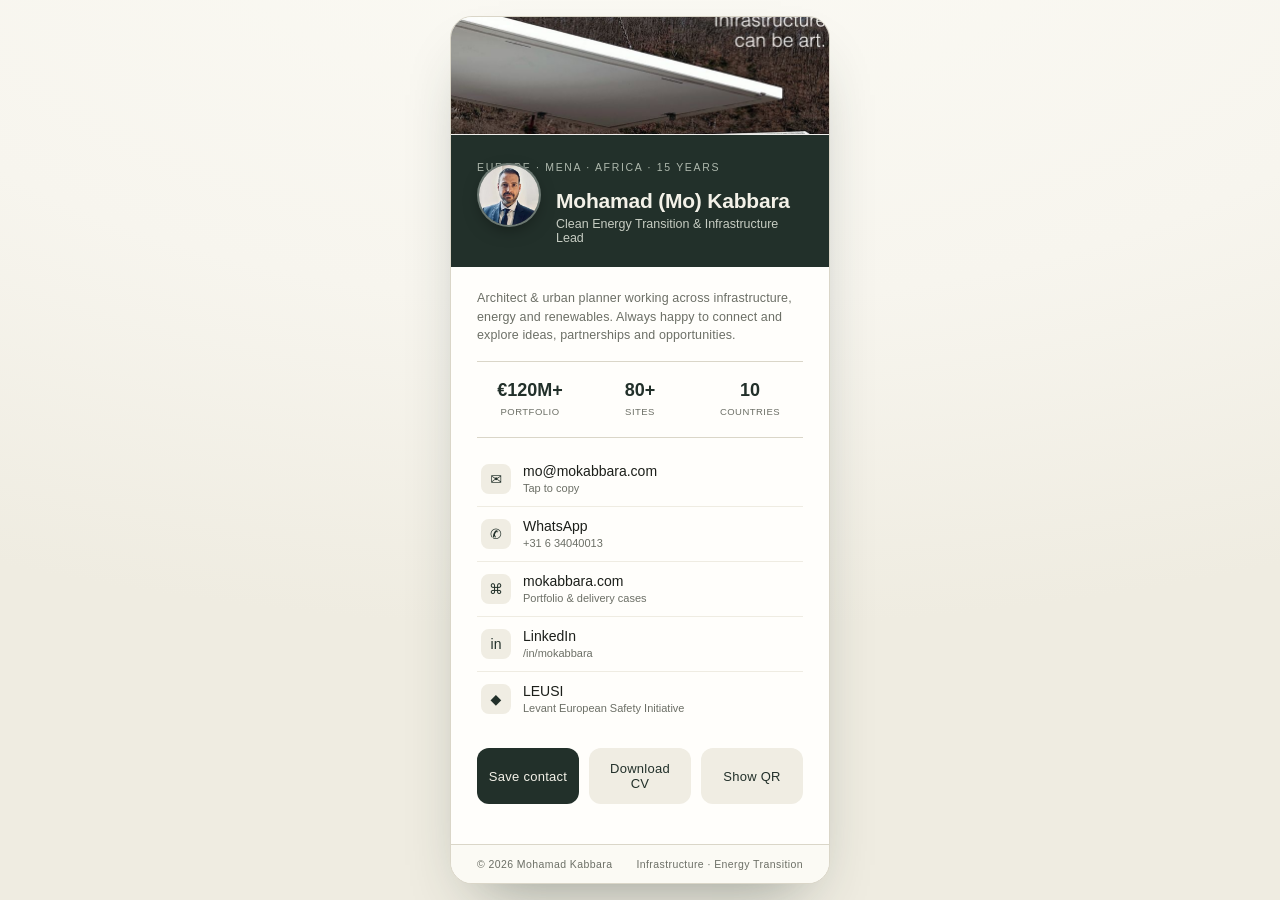
<file: ecard/index.html>
<!DOCTYPE html>
<html lang="en">
<head>
<meta charset="UTF-8" />
<meta name="viewport" content="width=device-width, initial-scale=1.0" />
<meta name="theme-color" content="#f7f5ee" />
<title>Mohamad (Mo) Kabbara — Card</title>
<style>
  :root{
    --cream:#f7f5ee;
    --ink:#1c1f1a;
    --forest:#22302a;
    --muted:#6c6f66;
    --line:#dad6c8;
    --accent:#b65b3e;
    --paper:#fffefb;
  }
  *{box-sizing:border-box;margin:0;padding:0}
  html,body{height:100%}
  body{
    font-family:"Helvetica Neue",Arial,system-ui,sans-serif;
    background:
      radial-gradient(120% 80% at 50% -10%, #fbfaf4 0%, var(--cream) 55%, #efece1 100%);
    color:var(--ink);
    display:flex;
    align-items:center;
    justify-content:center;
    padding:24px;
    -webkit-font-smoothing:antialiased;
  }

  .card{
    width:100%;
    max-width:380px;
    background:var(--paper);
    border:1px solid var(--line);
    border-radius:22px;
    overflow:hidden;
    box-shadow:0 1px 0 rgba(255,255,255,.7) inset, 0 30px 60px -28px rgba(34,48,42,.45);
    animation:rise .7s cubic-bezier(.2,.7,.2,1) both;
  }
  @keyframes rise{from{opacity:0;transform:translateY(16px)}to{opacity:1;transform:none}}

  /* Banner */
  .banner{
    display:block;width:100%;height:118px;object-fit:cover;
    border-bottom:1px solid rgba(0,0,0,.06);
  }

  /* Header band */
  .band{
    background:var(--forest);
    color:#f3f1e8;
    padding:26px 26px 22px;
    position:relative;
  }
  /* Pull avatar up to overlap the banner */
  .band{margin-top:0}
  .id-row .avatar{margin-top:-44px;box-shadow:0 6px 18px -6px rgba(0,0,0,.5)}
  .eyebrow{
    font-size:10.5px;
    letter-spacing:.16em;
    text-transform:uppercase;
    color:#aeb8ad;
    margin-bottom:16px;
  }
  .id-row{display:flex;align-items:center;gap:15px}
  .avatar{
    width:64px;height:64px;border-radius:50%;
    object-fit:cover;flex:none;
    border:2px solid rgba(255,255,255,.25);
    background:#3a4a42;
  }
  .id-row h1{
    font-size:21px;font-weight:600;line-height:1.15;letter-spacing:-.01em;
  }
  .role{
    margin-top:4px;font-size:12.5px;color:#c7cdc3;font-weight:400;
  }

  /* Body */
  .body{padding:22px 26px 8px}
  .lang{
    font-size:12.5px;line-height:1.5;letter-spacing:.01em;color:var(--muted);
    padding-bottom:16px;border-bottom:1px solid var(--line);
  }

  .stats{
    display:grid;grid-template-columns:repeat(3,1fr);
    gap:4px;padding:18px 0;border-bottom:1px solid var(--line);
    text-align:center;
  }
  .stats strong{display:block;font-size:18px;font-weight:600;color:var(--forest)}
  .stats span{font-size:9.5px;letter-spacing:.05em;text-transform:uppercase;color:var(--muted)}

  /* Links */
  .links{padding:14px 0 4px}
  .links a{
    display:flex;align-items:center;gap:12px;
    text-decoration:none;color:var(--ink);
    padding:11px 4px;font-size:14px;
    border-bottom:1px solid #efece2;
    transition:padding-left .18s ease,color .18s ease;
  }
  .links a:last-child{border-bottom:none}
  .links a:hover{padding-left:10px;color:var(--accent)}
  .links .ico{
    width:30px;height:30px;flex:none;border-radius:8px;
    display:grid;place-items:center;background:#f0ede3;color:var(--forest);
    font-size:14px;
  }
  .links .sub{font-size:11px;color:var(--muted);margin-top:1px}
  .links .meta{flex:1;min-width:0}
  .links .meta b{font-weight:500;display:block}

  /* Actions */
  .actions{padding:18px 0 4px;display:flex;flex-wrap:wrap;gap:10px}
  .btn{
    flex:1 1 30%;min-width:96px;text-align:center;cursor:pointer;border:none;
    font-size:13px;font-weight:500;letter-spacing:.02em;
    padding:13px 10px;border-radius:12px;font-family:inherit;
    text-decoration:none;display:inline-block;
    transition:transform .12s ease,opacity .18s ease;
  }
  .btn:active{transform:scale(.97)}
  .btn.dark{background:var(--forest);color:#f3f1e8}
  .btn.light{background:#f0ede3;color:var(--forest)}

  /* QR */
  .qr-wrap{
    padding:6px 0 22px;display:flex;flex-direction:column;align-items:center;gap:8px;
    max-height:0;overflow:hidden;opacity:0;
    transition:max-height .4s ease,opacity .35s ease,padding .4s ease;
  }
  .qr-wrap.open{max-height:260px;opacity:1}
  #qr{width:148px;height:148px;background:#fff;padding:10px;border-radius:12px;border:1px solid var(--line)}
  #qr canvas, #qr img{display:block}
  .qr-cap{font-size:11px;color:var(--muted);letter-spacing:.04em}

  .foot{
    background:#fbfaf4;border-top:1px solid var(--line);
    padding:13px 26px;font-size:10.5px;color:var(--muted);
    display:flex;justify-content:space-between;letter-spacing:.04em;
  }

  /* Toast */
  .toast{
    position:fixed;left:50%;bottom:26px;transform:translateX(-50%) translateY(14px);
    background:var(--ink);color:#fff;padding:11px 18px;border-radius:10px;
    font-size:12.5px;letter-spacing:.02em;opacity:0;pointer-events:none;
    transition:opacity .25s ease,transform .25s ease;z-index:50;
  }
  .toast.show{opacity:1;transform:translateX(-50%) translateY(0)}

  @media (prefers-reduced-motion:reduce){
    *{animation:none!important;transition:none!important}
  }
</style>
</head>
<body>
  <main class="card">
    <img class="banner" id="bannerImg" src="" alt="Infrastructure delivery" />
    <div class="band">
      <p class="eyebrow">Europe · MENA · Africa · 15 Years</p>
      <div class="id-row">
        <img class="avatar" src="[data-uri]" alt="Mohamad Kabbara" />
        <div>
          <h1>Mohamad (Mo) Kabbara</h1>
          <p class="role">Clean Energy Transition &amp; Infrastructure Lead</p>
        </div>
      </div>
    </div>

    <div class="body">
      <p class="lang">Architect &amp; urban planner working across infrastructure, energy and renewables. Always happy to connect and explore ideas, partnerships and opportunities.</p>

      <div class="stats">
        <div><strong>€120M+</strong><span>Portfolio</span></div>
        <div><strong>80+</strong><span>Sites</span></div>
        <div><strong>10</strong><span>Countries</span></div>
      </div>

      <nav class="links">
        <a id="emailLink" href="mailto:mo@mokabbara.com">
          <span class="ico">✉</span>
          <span class="meta"><b>mo@mokabbara.com</b><span class="sub">Tap to copy</span></span>
        </a>
        <a href="https://wa.me/31634040013" target="_blank" rel="noopener">
          <span class="ico">✆</span>
          <span class="meta"><b>WhatsApp</b><span class="sub">+31 6 34040013</span></span>
        </a>
        <a href="https://mokabbara.com" target="_blank" rel="noopener">
          <span class="ico">⌘</span>
          <span class="meta"><b>mokabbara.com</b><span class="sub">Portfolio &amp; delivery cases</span></span>
        </a>
        <a href="https://www.linkedin.com/in/mokabbara/" target="_blank" rel="noopener">
          <span class="ico">in</span>
          <span class="meta"><b>LinkedIn</b><span class="sub">/in/mokabbara</span></span>
        </a>
        <a href="https://leusi.org" target="_blank" rel="noopener">
          <span class="ico">◆</span>
          <span class="meta"><b>LEUSI</b><span class="sub">Levant European Safety Initiative</span></span>
        </a>
      </nav>

      <div class="actions">
        <button class="btn dark" id="saveBtn">Save contact</button>
        <a class="btn light" id="cvBtn" href="https://raw.githubusercontent.com/mokabbara/mokabbara-personal-site/main/assets/documents/Mohamad-Kabbara-CV.pdf" target="_blank" rel="noopener">Download CV</a>
        <button class="btn light" id="qrBtn">Show QR</button>
      </div>

      <div class="qr-wrap" id="qrWrap">
        <div id="qr"></div>
        <p class="qr-cap">Scan to open mokabbara.com</p>
      </div>
    </div>

    <div class="foot">
      <span>© 2026 Mohamad Kabbara</span>
      <span>Infrastructure · Energy Transition</span>
    </div>
  </main>

  <div class="toast" id="toast" role="status" aria-live="polite"></div>

<script>
/* ---------- Banner image (embedded) ---------- */
document.getElementById("bannerImg").src = "[data-uri]";

/* ---------- Toast ---------- */
var toast = document.getElementById('toast');
function showToast(msg){
  toast.textContent = msg;
  toast.classList.add('show');
  clearTimeout(showToast.t);
  showToast.t = setTimeout(function(){ toast.classList.remove('show'); }, 1800);
}

/* ---------- Copy email ---------- */
document.getElementById('emailLink').addEventListener('click', function(e){
  var email = 'mo@mokabbara.com';
  if (navigator.clipboard){
    e.preventDefault();
    navigator.clipboard.writeText(email)
      .then(function(){ showToast('Email copied: ' + email); })
      .catch(function(){ window.location.href = 'mailto:' + email; });
  }
});

/* ---------- vCard ---------- */
var vcard = [
  'BEGIN:VCARD',
  'VERSION:3.0',
  'N:Kabbara;Mohamad;;;',
  'FN:Mohamad (Mo) Kabbara',
  'NICKNAME:Mo',
  'TITLE:Clean Energy Transition & Infrastructure Lead',
  'EMAIL;TYPE=INTERNET,PREF:mo@mokabbara.com',
  'TEL;TYPE=CELL,VOICE:+31634040013',
  'URL:https://mokabbara.com',
  'URL;TYPE=LinkedIn:https://www.linkedin.com/in/mokabbara/',
  'URL;TYPE=LEUSI:https://leusi.org',
  'ADR;TYPE=WORK:;;The Hague;;;;Netherlands',
  'NOTE:Architect & urban planner working across infrastructure, energy and renewables developments. Europe, MENA and Africa.',
  'END:VCARD'
].join('\r\n');

document.getElementById('saveBtn').addEventListener('click', function(){
  var filename = 'Mohamad-Kabbara.vcf';
  var dataUri = 'data:text/vcard;charset=utf-8,' + encodeURIComponent(vcard);
  var ua = navigator.userAgent || '';
  var isIOS = /iPad|iPhone|iPod/.test(ua) || (navigator.platform === 'MacIntel' && navigator.maxTouchPoints > 1);

  try {
    var blob = new Blob([vcard], { type: 'text/vcard;charset=utf-8' });

    // Desktop / browsers that honor the download attribute
    var a = document.createElement('a');
    if (!isIOS && 'download' in a) {
      var url = URL.createObjectURL(blob);
      a.href = url;
      a.download = filename;
      document.body.appendChild(a);
      a.click();
      document.body.removeChild(a);
      setTimeout(function(){ URL.revokeObjectURL(url); }, 1500);
      showToast('Contact saved');
      return;
    }

    // iOS and in-app browsers: open the vCard so the OS offers "Add to Contacts"
    window.location.href = dataUri;
    showToast('Opening contact card…');
  } catch (err) {
    // Last-resort fallback
    window.location.href = dataUri;
  }
});

/* ---------- QR (self-contained, no external libs) ---------- */
/* Minimal QR encoder (byte mode) embedded so the card stays fully offline. */
var QR=(function(){
function QR8bitByte(d){this.data=d;this.parsedData=[];for(var i=0,l=this.data.length;i<l;i++){var b=[],c=this.data.charCodeAt(i);if(c>0x10000){b[0]=0xF0|((c&0x1C0000)>>>18);b[1]=0x80|((c&0x3F000)>>>12);b[2]=0x80|((c&0xFC0)>>>6);b[3]=0x80|(c&0x3F)}else if(c>0x800){b[0]=0xE0|((c&0xF000)>>>12);b[1]=0x80|((c&0xFC0)>>>6);b[2]=0x80|(c&0x3F)}else if(c>0x80){b[0]=0xC0|((c&0x7C0)>>>6);b[1]=0x80|(c&0x3F)}else{b[0]=c}this.parsedData.push(b)}this.parsedData=Array.prototype.concat.apply([],this.parsedData);if(this.parsedData.length!=this.data.length){this.parsedData.unshift(191);this.parsedData.unshift(187);this.parsedData.unshift(239)}}
QR8bitByte.prototype={getLength:function(){return this.parsedData.length},write:function(b){for(var i=0,l=this.parsedData.length;i<l;i++){b.put(this.parsedData[i],8)}}};
function QRCodeModel(t,e){this.typeNumber=t;this.errorCorrectLevel=e;this.modules=null;this.moduleCount=0;this.dataCache=null;this.dataList=[]}
QRCodeModel.prototype={addData:function(t){var e=new QR8bitByte(t);this.dataList.push(e);this.dataCache=null},isDark:function(t,e){return this.modules[t][e]},getModuleCount:function(){return this.moduleCount},make:function(){this.makeImpl(!1,this.getBestMaskPattern())},makeImpl:function(t,e){this.moduleCount=this.typeNumber*4+17;this.modules=new Array(this.moduleCount);for(var r=0;r<this.moduleCount;r++){this.modules[r]=new Array(this.moduleCount);for(var i=0;i<this.moduleCount;i++)this.modules[r][i]=null}this.setupPositionProbePattern(0,0);this.setupPositionProbePattern(this.moduleCount-7,0);this.setupPositionProbePattern(0,this.moduleCount-7);this.setupPositionAdjustPattern();this.setupTimingPattern();this.setupTypeInfo(t,e);this.typeNumber>=7&&this.setupTypeNumber(t);null==this.dataCache&&(this.dataCache=QRCodeModel.createData(this.typeNumber,this.errorCorrectLevel,this.dataList));this.mapData(this.dataCache,e)},setupPositionProbePattern:function(t,e){for(var r=-1;r<=7;r++)if(!(t+r<=-1||this.moduleCount<=t+r))for(var i=-1;i<=7;i++)e+i<=-1||this.moduleCount<=e+i||(this.modules[t+r][e+i]=0<=r&&r<=6&&(0==i||6==i)||0<=i&&i<=6&&(0==r||6==r)||2<=r&&r<=4&&2<=i&&i<=4)},getBestMaskPattern:function(){for(var t=0,e=0,r=0;r<8;r++){this.makeImpl(!0,r);var i=QRUtil.getLostPoint(this);(0==r||t>i)&&(t=i,e=r)}return e},setupTimingPattern:function(){for(var t=8;t<this.moduleCount-8;t++)null==this.modules[t][6]&&(this.modules[t][6]=t%2==0);for(var e=8;e<this.moduleCount-8;e++)null==this.modules[6][e]&&(this.modules[6][e]=e%2==0)},setupPositionAdjustPattern:function(){for(var t=QRUtil.getPatternPosition(this.typeNumber),e=0;e<t.length;e++)for(var r=0;r<t.length;r++){var i=t[e],n=t[r];if(null==this.modules[i][n])for(var o=-2;o<=2;o++)for(var s=-2;s<=2;s++)this.modules[i+o][n+s]=-2==o||2==o||-2==s||2==s||0==o&&0==s}},setupTypeNumber:function(t){for(var e=QRUtil.getBCHTypeNumber(this.typeNumber),r=0;r<18;r++){var i=!t&&1==(e>>r&1);this.modules[Math.floor(r/3)][r%3+this.moduleCount-8-3]=i}for(r=0;r<18;r++){i=!t&&1==(e>>r&1);this.modules[r%3+this.moduleCount-8-3][Math.floor(r/3)]=i}},setupTypeInfo:function(t,e){for(var r=this.errorCorrectLevel<<3|e,i=QRUtil.getBCHTypeInfo(r),n=0;n<15;n++){var o=!t&&1==(i>>n&1);n<6?this.modules[n][8]=o:n<8?this.modules[n+1][8]=o:this.modules[this.moduleCount-15+n][8]=o}for(n=0;n<15;n++){o=!t&&1==(i>>n&1);n<8?this.modules[8][this.moduleCount-n-1]=o:n<9?this.modules[8][15-n-1+1]=o:this.modules[8][15-n-1]=o}this.modules[this.moduleCount-8][8]=!t},mapData:function(t,e){for(var r=-1,i=this.moduleCount-1,n=7,o=0,s=this.moduleCount-1;s>0;s-=2)for(6==s&&s--;;){for(var a=0;a<2;a++)if(null==this.modules[i][s-a]){var l=!1;o<t.length&&(l=1==(t[o]>>>n&1));QRUtil.getMask(e,i,s-a)&&(l=!l);this.modules[i][s-a]=l;-1==--n&&(o++,n=7)}if((i+=r)<0||this.moduleCount<=i){i-=r;r=-r;break}}}};
QRCodeModel.PAD0=0xEC;QRCodeModel.PAD1=0x11;
QRCodeModel.createData=function(t,e,r){for(var i=QRRSBlock.getRSBlocks(t,e),n=new QRBitBuffer,o=0;o<r.length;o++){var s=r[o];n.put(4,4);n.put(s.getLength(),QRUtil.getLengthInBits(4,t));s.write(n)}var a=0;for(o=0;o<i.length;o++)a+=i[o].dataCount;if(n.getLengthInBits()>8*a)throw new Error("code length overflow. ("+n.getLengthInBits()+">"+8*a+")");for(n.getLengthInBits()+4<=8*a&&n.put(0,4);n.getLengthInBits()%8!=0;)n.putBit(!1);for(;;){if(n.getLengthInBits()>=8*a)break;if(n.put(QRCodeModel.PAD0,8),n.getLengthInBits()>=8*a)break;n.put(QRCodeModel.PAD1,8)}return QRCodeModel.createBytes(n,i)};
QRCodeModel.createBytes=function(t,e){for(var r=0,i=0,n=0,o=new Array(e.length),s=new Array(e.length),a=0;a<e.length;a++){var l=e[a].dataCount,h=e[a].totalCount-l;i=Math.max(i,l);n=Math.max(n,h);o[a]=new Array(l);for(var u=0;u<o[a].length;u++)o[a][u]=0xff&t.buffer[u+r];r+=l;var c=QRUtil.getErrorCorrectPolynomial(h),f=new QRPolynomial(o[a],c.getLength()-1),g=f.mod(c);s[a]=new Array(c.getLength()-1);for(u=0;u<s[a].length;u++){var d=u+g.getLength()-s[a].length;s[a][u]=d>=0?g.get(d):0}}var p=0;for(u=0;u<e.length;u++)p+=e[u].totalCount;var m=new Array(p),v=0;for(u=0;u<i;u++)for(a=0;a<e.length;a++)u<o[a].length&&(m[v++]=o[a][u]);for(u=0;u<n;u++)for(a=0;a<e.length;a++)u<s[a].length&&(m[v++]=s[a][u]);return m};
var QRUtil={PATTERN_POSITION_TABLE:[[],[6,18],[6,22],[6,26],[6,30],[6,34],[6,22,38],[6,24,42],[6,26,46],[6,28,50],[6,30,54],[6,32,58],[6,34,62],[6,26,46,66],[6,26,48,70],[6,26,50,74],[6,30,54,78],[6,30,56,82],[6,30,58,86],[6,34,62,90],[6,28,50,72,94],[6,26,50,74,98],[6,30,54,78,102],[6,28,54,80,106],[6,32,58,84,110],[6,30,58,86,114],[6,34,62,90,118],[6,26,50,74,98,122],[6,30,54,78,102,126],[6,26,52,78,104,130],[6,30,56,82,108,134],[6,34,60,86,112,138],[6,30,58,86,114,142],[6,34,62,90,118,146],[6,30,54,78,102,126,150],[6,24,50,76,102,128,154],[6,28,54,80,106,132,158],[6,32,58,84,110,136,162],[6,26,54,82,110,138,166],[6,30,58,86,114,142,170]],G15:1335,G18:7973,G15_MASK:21522,getBCHTypeInfo:function(t){for(var e=t<<10;QRUtil.getBCHDigit(e)-QRUtil.getBCHDigit(QRUtil.G15)>=0;)e^=QRUtil.G15<<QRUtil.getBCHDigit(e)-QRUtil.getBCHDigit(QRUtil.G15);return(t<<10|e)^QRUtil.G15_MASK},getBCHTypeNumber:function(t){for(var e=t<<12;QRUtil.getBCHDigit(e)-QRUtil.getBCHDigit(QRUtil.G18)>=0;)e^=QRUtil.G18<<QRUtil.getBCHDigit(e)-QRUtil.getBCHDigit(QRUtil.G18);return t<<12|e},getBCHDigit:function(t){for(var e=0;0!=t;)e++,t>>>=1;return e},getPatternPosition:function(t){return QRUtil.PATTERN_POSITION_TABLE[t-1]},getMask:function(t,e,r){switch(t){case 0:return(e+r)%2==0;case 1:return e%2==0;case 2:return r%3==0;case 3:return(e+r)%3==0;case 4:return(Math.floor(e/2)+Math.floor(r/3))%2==0;case 5:return e*r%2+e*r%3==0;case 6:return(e*r%2+e*r%3)%2==0;case 7:return(e*r%3+(e+r)%2)%2==0;default:throw new Error("bad maskPattern:"+t)}},getErrorCorrectPolynomial:function(t){for(var e=new QRPolynomial([1],0),r=0;r<t;r++)e=e.multiply(new QRPolynomial([1,QRMath.gexp(r)],0));return e},getLengthInBits:function(t,e){if(1<=e&&e<10)return 8;if(e<27)return 16;if(e<41)return 16;throw new Error("type:"+e)},getLostPoint:function(t){for(var e=t.getModuleCount(),r=0,i=0;i<e;i++)for(var n=0;n<e;n++){for(var o=0,s=t.isDark(i,n),a=-1;a<=1;a++)if(!(i+a<0||e<=i+a))for(var l=-1;l<=1;l++)n+l<0||e<=n+l||0==a&&0==l||s==t.isDark(i+a,n+l)&&o++;o>5&&(r+=3+o-5)}for(i=0;i<e-1;i++)for(n=0;n<e-1;n++){var h=0;t.isDark(i,n)&&h++,t.isDark(i+1,n)&&h++,t.isDark(i,n+1)&&h++,t.isDark(i+1,n+1)&&h++,0!=h&&4!=h||(r+=3)}for(i=0;i<e;i++)for(n=0;n<e-6;n++)t.isDark(i,n)&&!t.isDark(i,n+1)&&t.isDark(i,n+2)&&t.isDark(i,n+3)&&t.isDark(i,n+4)&&!t.isDark(i,n+5)&&t.isDark(i,n+6)&&(r+=40);for(n=0;n<e;n++)for(i=0;i<e-6;i++)t.isDark(i,n)&&!t.isDark(i+1,n)&&t.isDark(i+2,n)&&t.isDark(i+3,n)&&t.isDark(i+4,n)&&!t.isDark(i+5,n)&&t.isDark(i+6,n)&&(r+=40);var u=0;for(n=0;n<e;n++)for(i=0;i<e;i++)t.isDark(i,n)&&u++;return r+=Math.abs(100*u/e/e-50)/5*10}};
var QRMath={glog:function(t){if(t<1)throw new Error("glog("+t+")");return QRMath.LOG_TABLE[t]},gexp:function(t){for(;t<0;)t+=255;for(;t>=256;)t-=255;return QRMath.EXP_TABLE[t]},EXP_TABLE:new Array(256),LOG_TABLE:new Array(256)};
for(var i=0;i<8;i++)QRMath.EXP_TABLE[i]=1<<i;for(i=8;i<256;i++)QRMath.EXP_TABLE[i]=QRMath.EXP_TABLE[i-4]^QRMath.EXP_TABLE[i-5]^QRMath.EXP_TABLE[i-6]^QRMath.EXP_TABLE[i-8];for(i=0;i<255;i++)QRMath.LOG_TABLE[QRMath.EXP_TABLE[i]]=i;
function QRPolynomial(t,e){if(void 0==t.length)throw new Error(t.length+"/"+e);for(var r=0;r<t.length&&0==t[r];)r++;this.num=new Array(t.length-r+e);for(var i=0;i<t.length-r;i++)this.num[i]=t[i+r]}
QRPolynomial.prototype={get:function(t){return this.num[t]},getLength:function(){return this.num.length},multiply:function(t){for(var e=new Array(this.getLength()+t.getLength()-1),r=0;r<this.getLength();r++)for(var i=0;i<t.getLength();i++)e[r+i]^=QRMath.gexp(QRMath.glog(this.get(r))+QRMath.glog(t.get(i)));return new QRPolynomial(e,0)},mod:function(t){if(this.getLength()-t.getLength()<0)return this;for(var e=QRMath.glog(this.get(0))-QRMath.glog(t.get(0)),r=new Array(this.getLength()),i=0;i<this.getLength();i++)r[i]=this.get(i);for(i=0;i<t.getLength();i++)r[i]^=QRMath.gexp(QRMath.glog(t.get(i))+e);return new QRPolynomial(r,0).mod(t)}};
function QRRSBlock(t,e){this.totalCount=t;this.dataCount=e}
QRRSBlock.RS_BLOCK_TABLE=[[1,26,19],[1,26,16],[1,26,13],[1,26,9],[1,44,34],[1,44,28],[1,44,22],[1,44,16],[1,70,55],[1,70,44],[2,35,17],[2,35,13],[1,100,80],[2,50,32],[2,50,24],[4,25,9],[1,134,108],[2,67,43],[2,33,15,2,34,16],[2,33,11,2,34,12],[2,86,68],[4,43,27],[4,43,19],[4,43,15],[2,98,78],[4,49,31],[2,32,14,4,33,15],[4,39,13,1,40,14],[2,121,97],[2,60,38,2,61,39],[4,40,18,2,41,19],[4,40,14,2,41,15],[2,146,116],[3,58,36,2,59,37],[4,36,16,4,37,17],[4,36,12,4,37,13],[2,86,68,2,87,69],[4,69,43,1,70,44],[6,43,19,2,44,20],[6,43,15,2,44,16]];
QRRSBlock.getRSBlocks=function(t,e){var r=QRRSBlock.getRsBlockTable(t,e);if(void 0==r)throw new Error("bad rs block @ typeNumber:"+t+"/errorCorrectLevel:"+e);for(var i=r.length/3,n=[],o=0;o<i;o++)for(var s=r[3*o+0],a=r[3*o+1],l=r[3*o+2],h=0;h<s;h++)n.push(new QRRSBlock(a,l));return n};
QRRSBlock.getRsBlockTable=function(t,e){switch(e){case 1:return QRRSBlock.RS_BLOCK_TABLE[4*(t-1)+0];case 0:return QRRSBlock.RS_BLOCK_TABLE[4*(t-1)+1];case 3:return QRRSBlock.RS_BLOCK_TABLE[4*(t-1)+2];case 2:return QRRSBlock.RS_BLOCK_TABLE[4*(t-1)+3];default:return}};
function QRBitBuffer(){this.buffer=[];this.length=0}
QRBitBuffer.prototype={get:function(t){var e=Math.floor(t/8);return 1==(this.buffer[e]>>>7-t%8&1)},put:function(t,e){for(var r=0;r<e;r++)this.putBit(1==(t>>>e-r-1&1))},getLengthInBits:function(){return this.length},putBit:function(t){var e=Math.floor(this.length/8);this.buffer.length<=e&&this.buffer.push(0);t&&(this.buffer[e]|=0x80>>>this.length%8);this.length++}};
return {draw:function(el,text){var t=4;var qr;for(;t<=10;t++){try{qr=new QRCodeModel(t,1);qr.addData(text);qr.make();break}catch(e){qr=null}}if(!qr)return;var n=qr.getModuleCount();var size=128;var cell=Math.floor(size/n);var dim=cell*n;var c=document.createElement('canvas');c.width=dim;c.height=dim;c.style.width='100%';c.style.height='auto';var ctx=c.getContext('2d');ctx.fillStyle='#fff';ctx.fillRect(0,0,dim,dim);ctx.fillStyle='#22302a';for(var r=0;r<n;r++)for(var col=0;col<n;col++){if(qr.isDark(r,col))ctx.fillRect(col*cell,r*cell,cell,cell)}el.innerHTML='';el.appendChild(c)}};
})();

/* ---------- QR toggle ---------- */
var qrWrap = document.getElementById('qrWrap');
var qrBtn = document.getElementById('qrBtn');
var qrDrawn = false;
qrBtn.addEventListener('click', function(){
  var open = qrWrap.classList.toggle('open');
  qrBtn.textContent = open ? 'Hide QR' : 'Show QR';
  if (open && !qrDrawn){
    QR.draw(document.getElementById('qr'), 'https://mokabbara.com');
    qrDrawn = true;
  }
});
</script>
</body>
</html>
</file>
